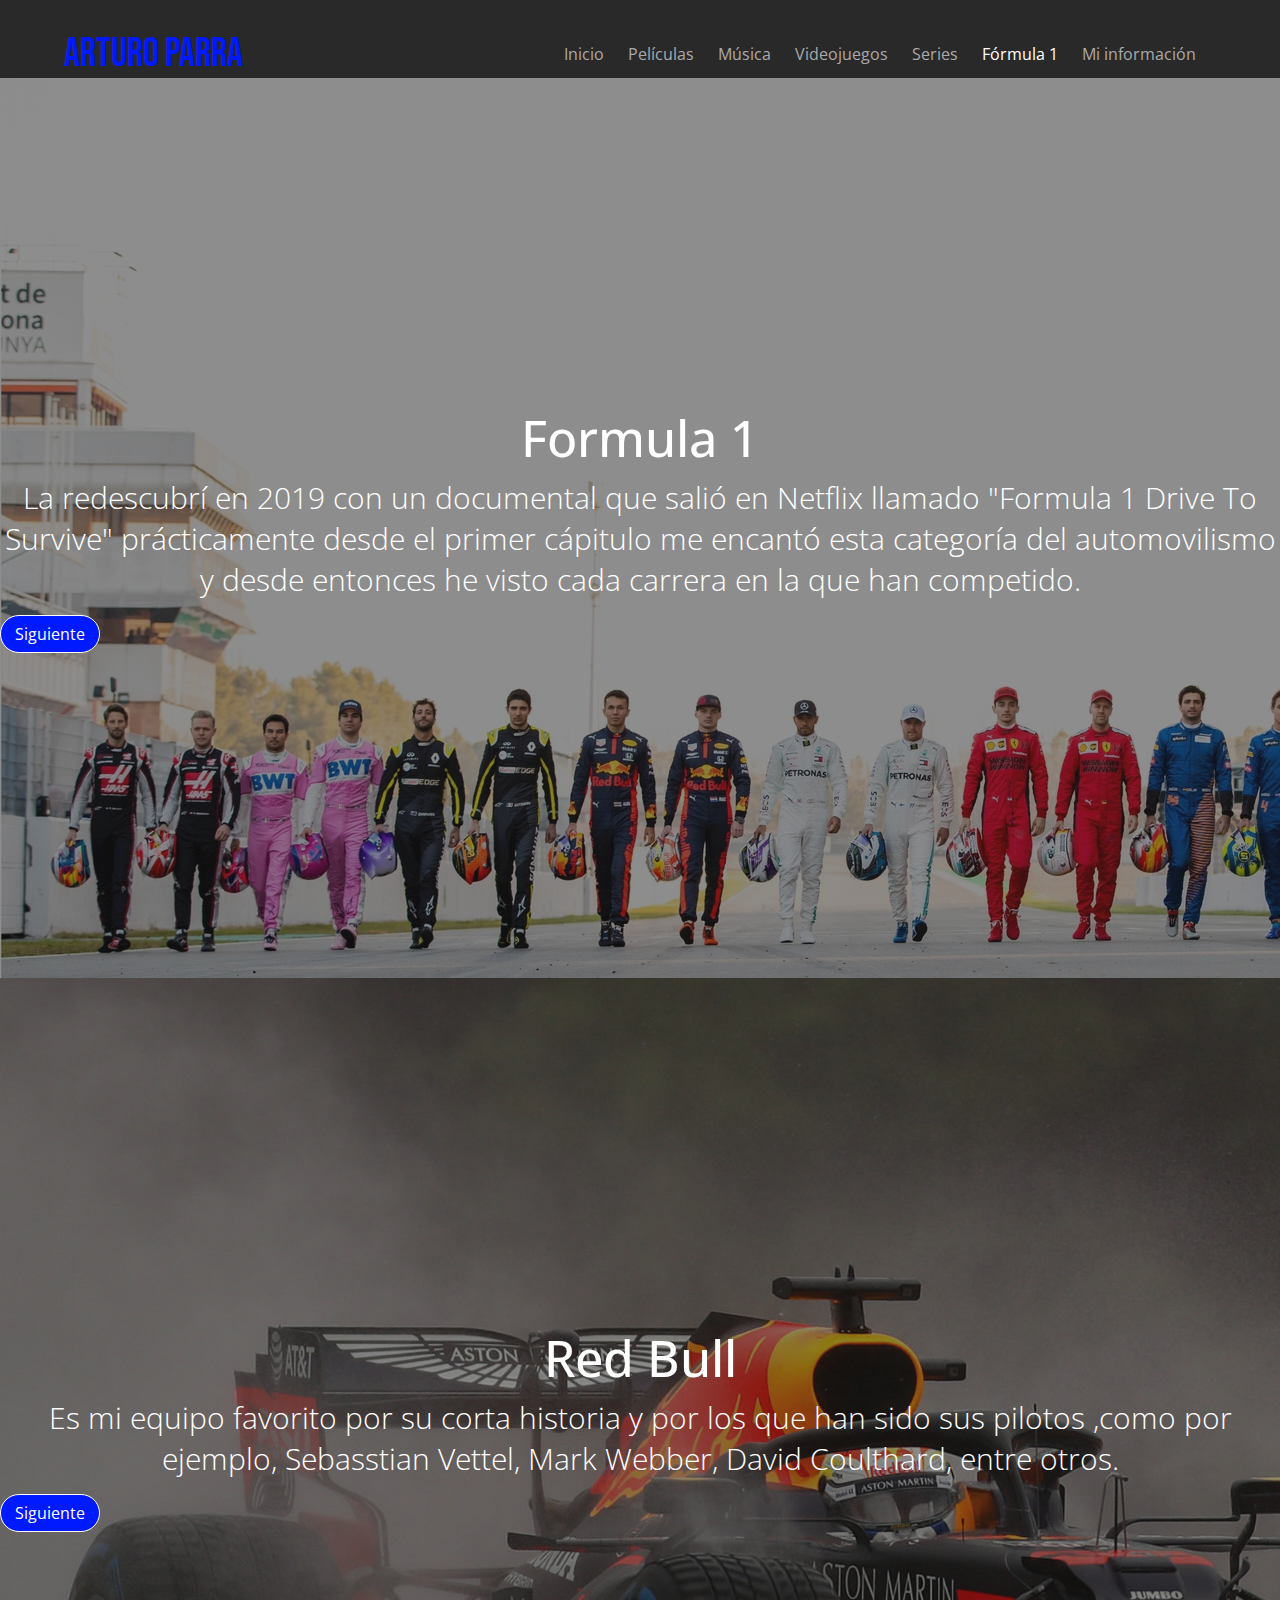
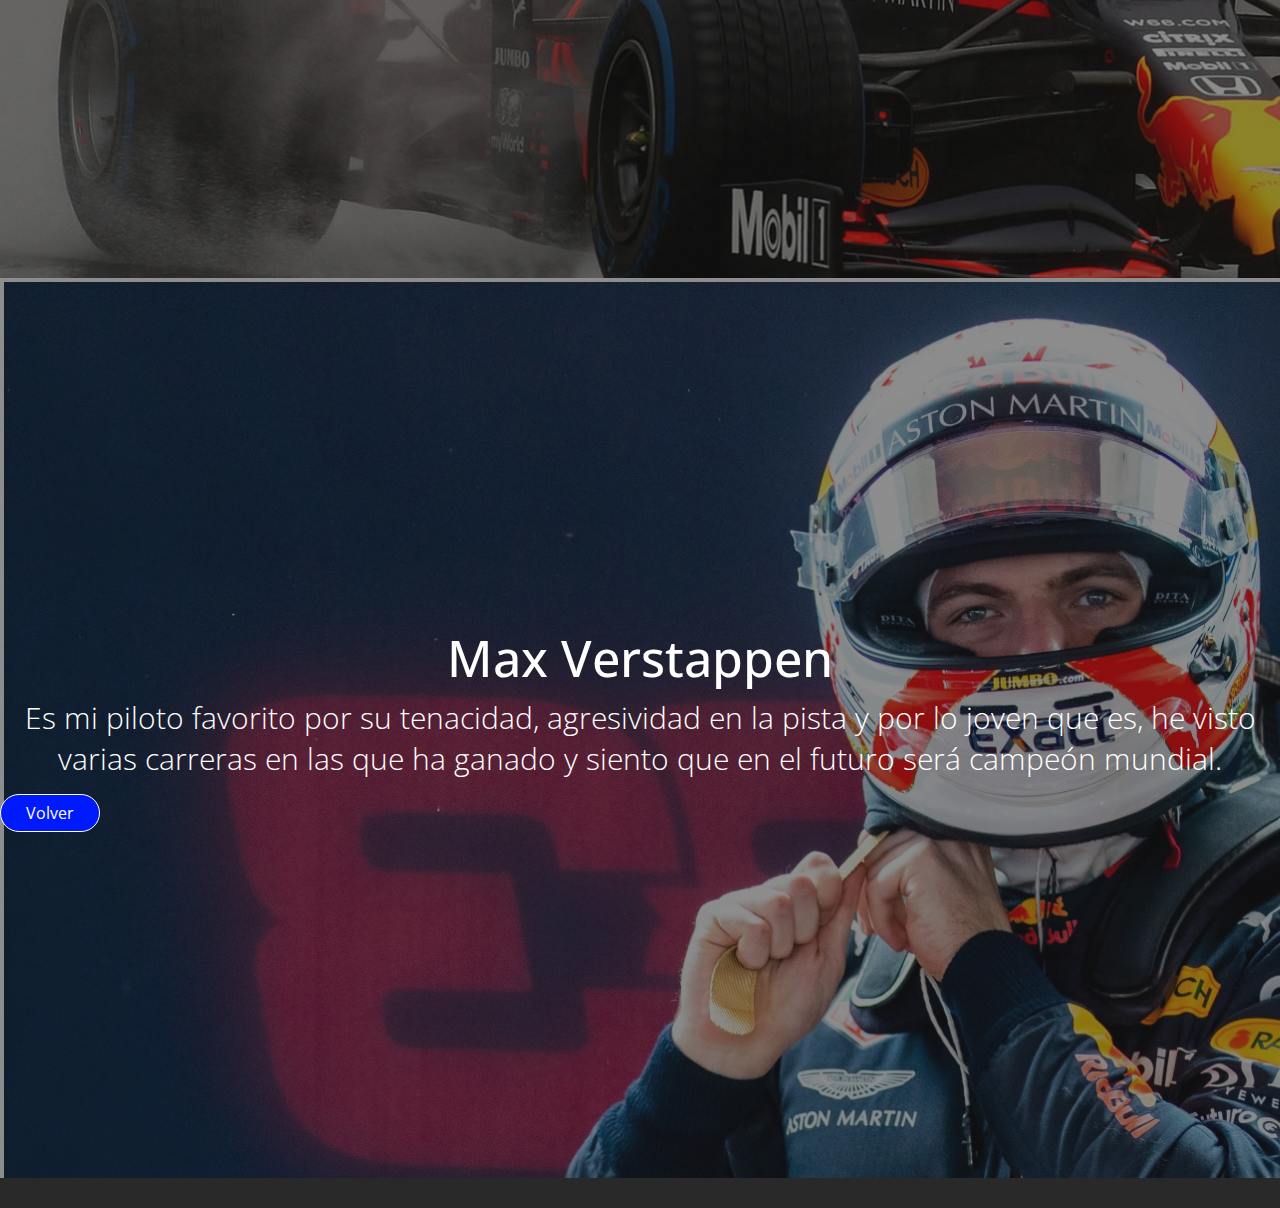
<file: Formula1.html>
<!DOCTYPE html>
<html lang="en">
<head>
    <meta charset="UTF-8">
    <meta name="viewport" content="width=device-width, initial-scale=1.0">
    <link rel="stylesheet" href="css/estilitos.css">
	<link href="https://fonts.googleapis.com/css2?family=Bebas+Neue&family=Open+Sans:wght@400;600&display=swap" rel="stylesheet"> 
    <title>Formula 1</title>
</head>
<body>
    <header id="Inicio">
        <div class="contenedor">
            <h2 class="logotipo">Arturo Parra</h2>
            <nav>
                <a href="index.html">Inicio</a>
                <a href="Peliculas.html">Películas</a>
                <a href="Musica.html">Música</a>
                <a href="Videojuegos.html">Videojuegos</a>
                <a href="Series.html">Series</a>
                <a href="#" class="activo">Fórmula 1</a>
                <a href="info.html">Mi información</a>
            </nav>
        </div>
        <section class="parallax" id="Section21">
            <div class="contenedor-texto">
                <h2>Formula 1</h2>
                <p>
                    La redescubrí en 2019 con un documental que salió en Netflix llamado "Formula 1 Drive To Survive" prácticamente desde el primer cápitulo me encantó esta categoría del automovilismo y desde entonces he visto cada carrera en la que han competido. 
                </p>
                <a href="#Section22">Siguiente</a>
            </div>
        </section>
        <section class="parallax" id="Section22">
            <div class="contenedor-texto">
                <h2>Red Bull</h2>
                <p>
                    Es mi equipo favorito por su corta historia y por los que han sido sus pilotos ,como por ejemplo, Sebasstian Vettel, Mark Webber, David Coulthard, entre otros. 
                </p>
                <a href="#Section23">Siguiente</a>
            </div>
        </section>
        <section class="parallax" id="Section23">
            <div class="contenedor-texto">
                <h2>Max Verstappen</h2>
                <p>
                    Es mi piloto favorito por su tenacidad, agresividad en la pista y por lo joven que es, he visto varias carreras en las que ha ganado y siento que en el futuro será campeón mundial.
                </p>
                <a href="#Inicio">Volver</a>
            </div>
        </section>
    </header>
</body>
</html>
</file>
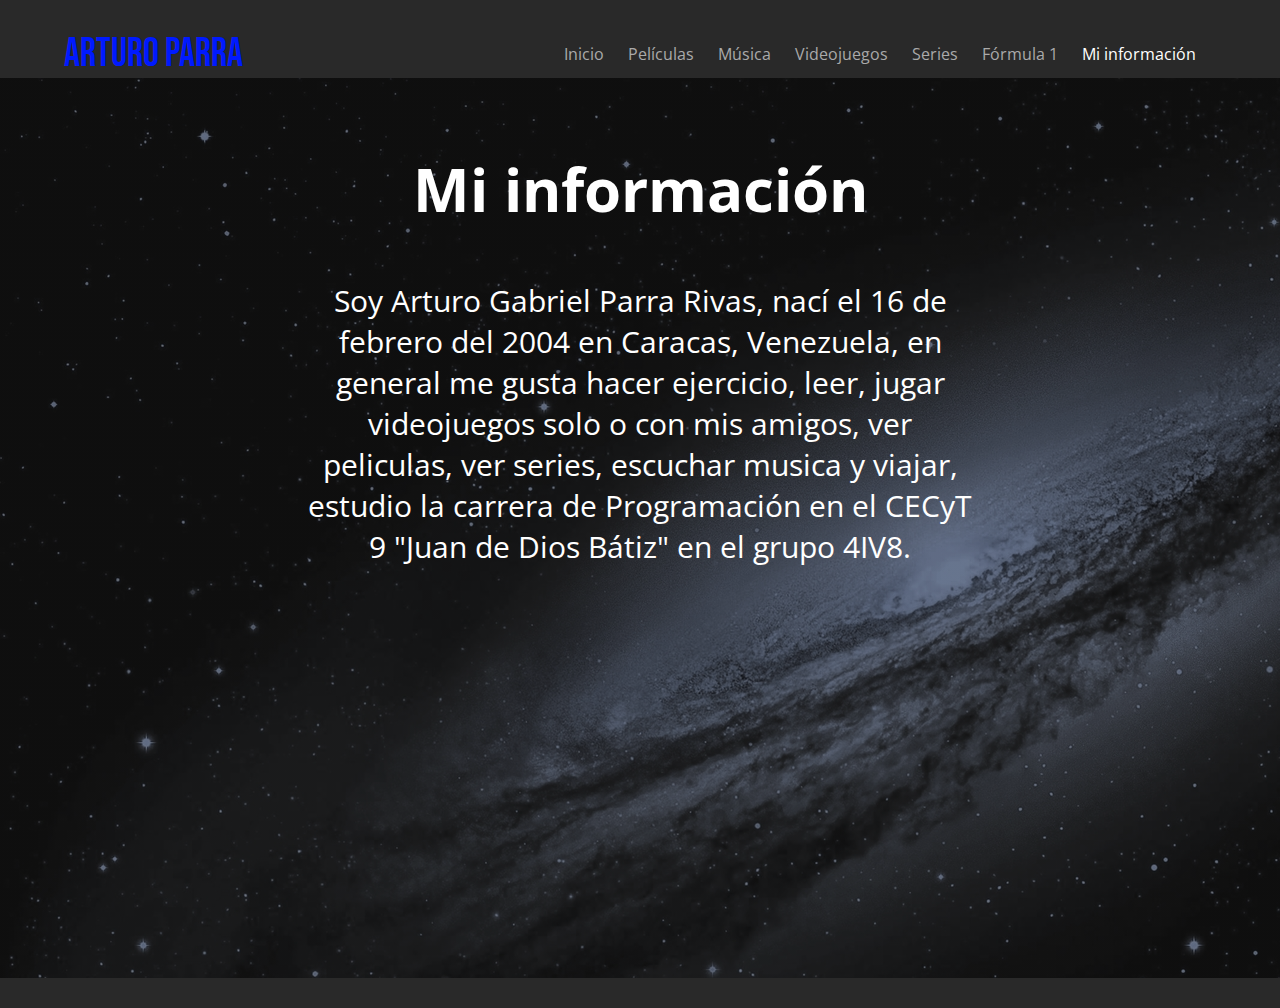
<file: info.html>
<!DOCTYPE html>
<html lang="en">
<head>
    <meta charset="UTF-8">
    <meta name="viewport" content="width=device-width, initial-scale=1.0">
    <link rel="stylesheet" href="css/estilitos.css">
	<link href="https://fonts.googleapis.com/css2?family=Bebas+Neue&family=Open+Sans:wght@400;600&display=swap" rel="stylesheet"> 
    <title>Mi información</title>
</head>
<body>
    <header>
		<div class="contenedor">
			<h2 class="logotipo">Arturo Parra</h2>
			<nav>
				<a href="index.html">Inicio</a>
				<a href="Peliculas.html">Películas</a>
				<a href="Musica.html">Música</a>
				<a href="Videojuegos.html">Videojuegos</a>
				<a href="Series.html">Series</a>
				<a href="Formula1.html">Fórmula 1</a>
				<a href="#" class="activo">Mi información</a>
			</nav>
		</div>
        <article id="Div1">
            <h1>Mi información</h1>
            <p>
                Soy Arturo Gabriel Parra Rivas, nací el 16 de febrero del 2004 en Caracas, Venezuela, en general me gusta hacer ejercicio, leer, jugar videojuegos solo o con mis amigos, ver peliculas, ver series, escuchar musica y viajar, estudio la carrera de Programación en el CECyT 9 "Juan de Dios Bátiz" en el grupo 4IV8.
            </p>
        </article>
	</header>
</body>
</html>
</file>
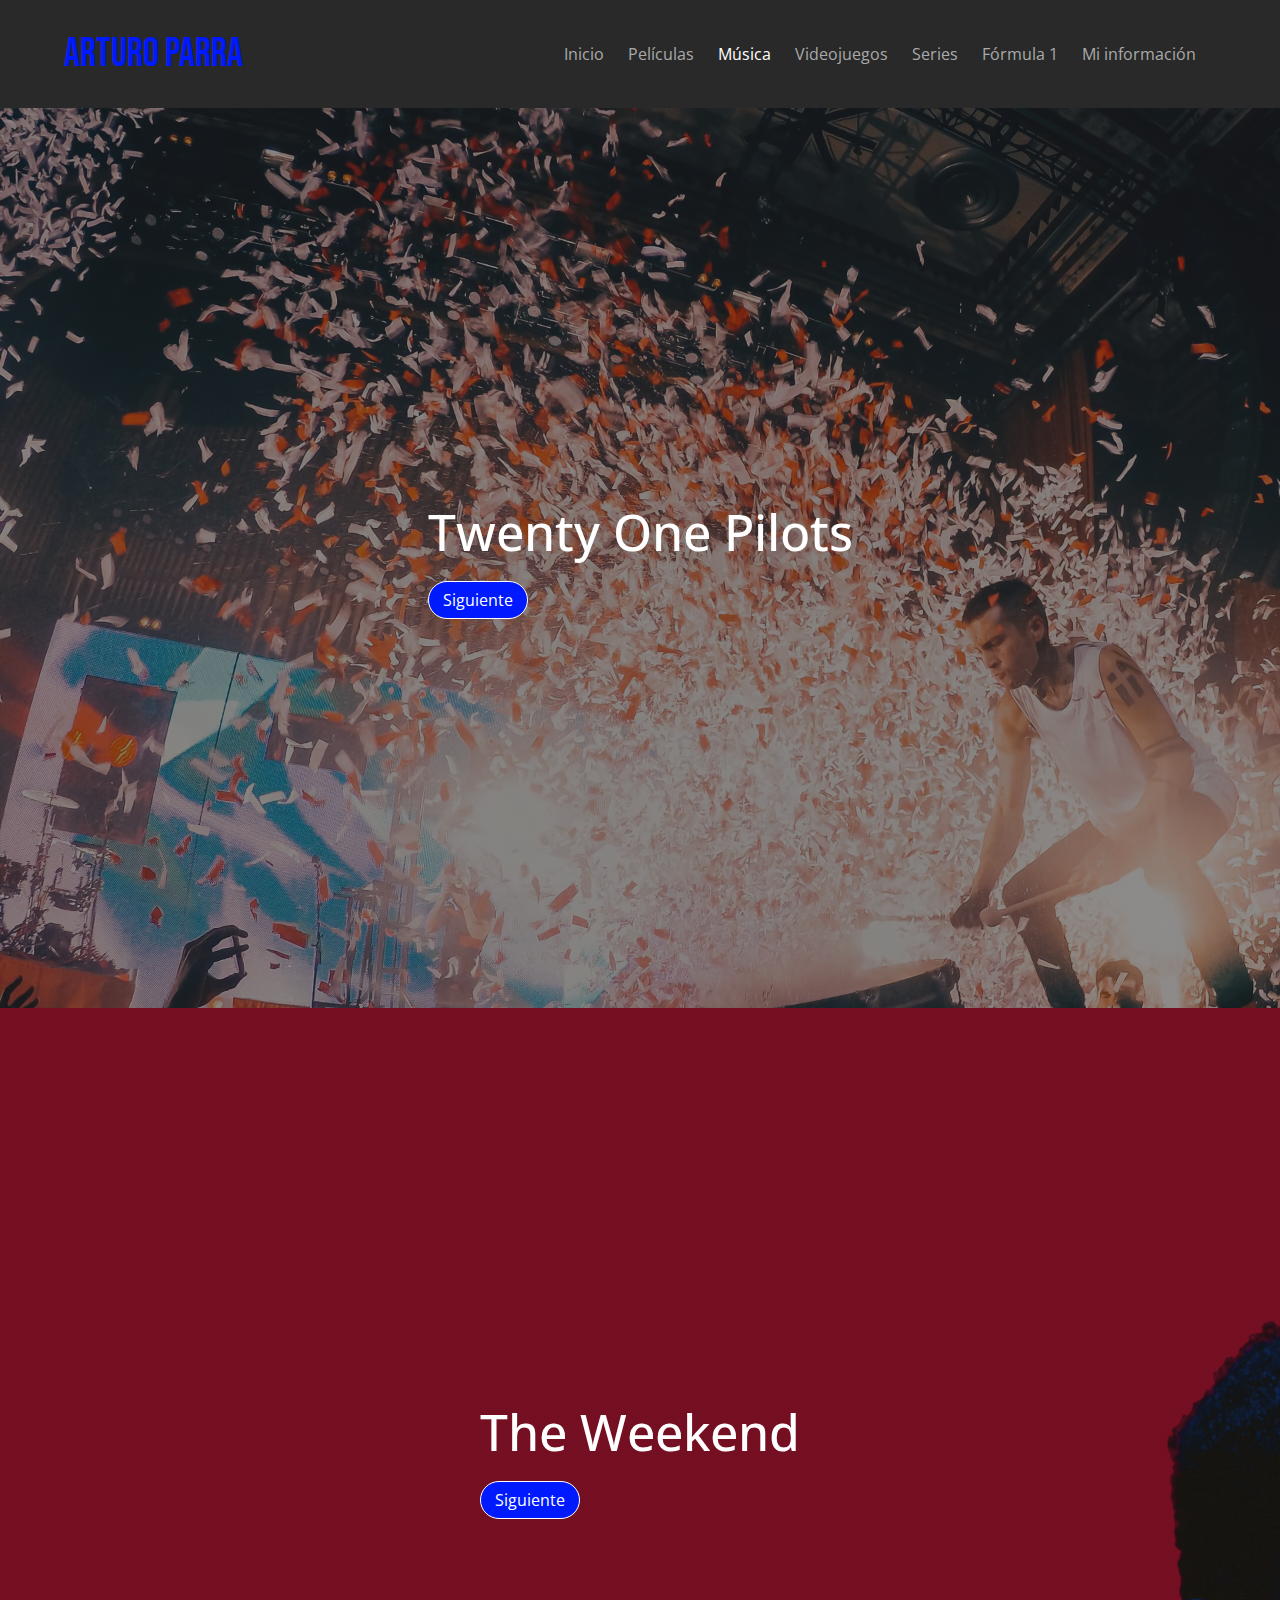
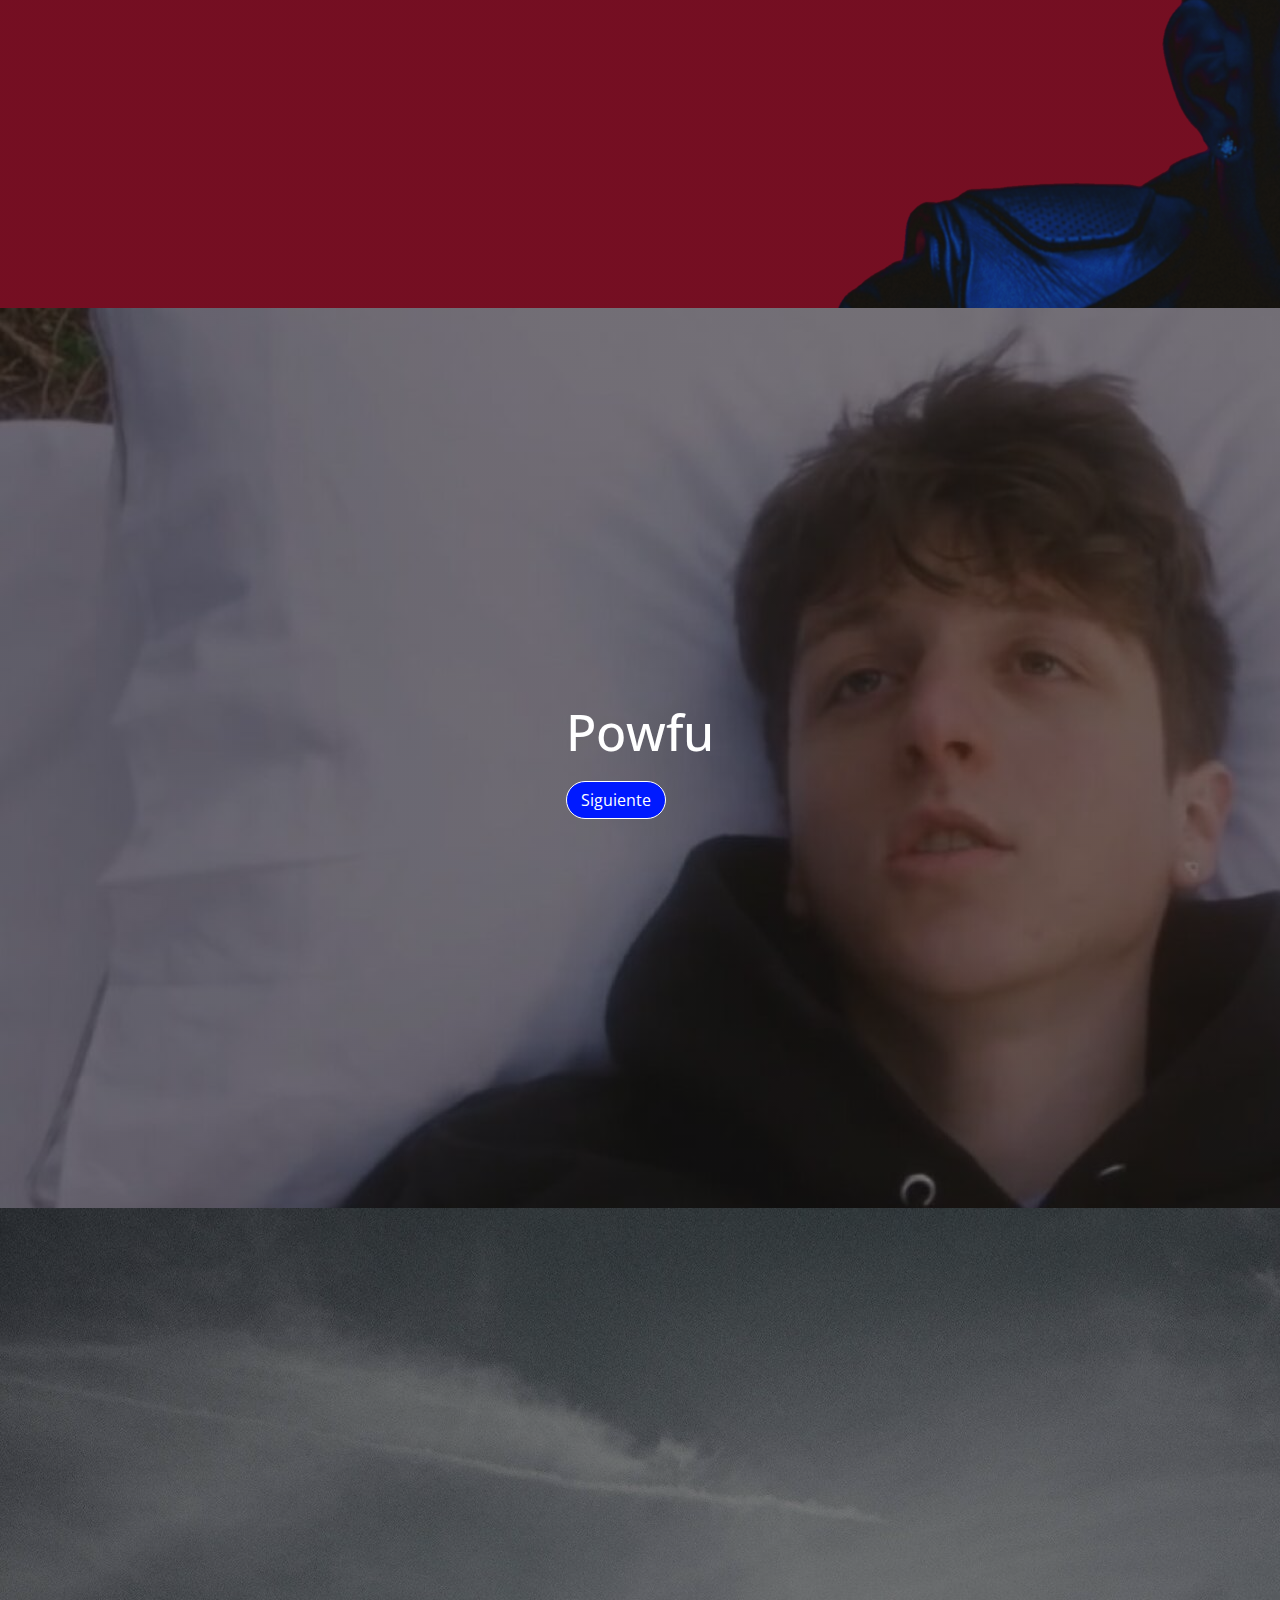
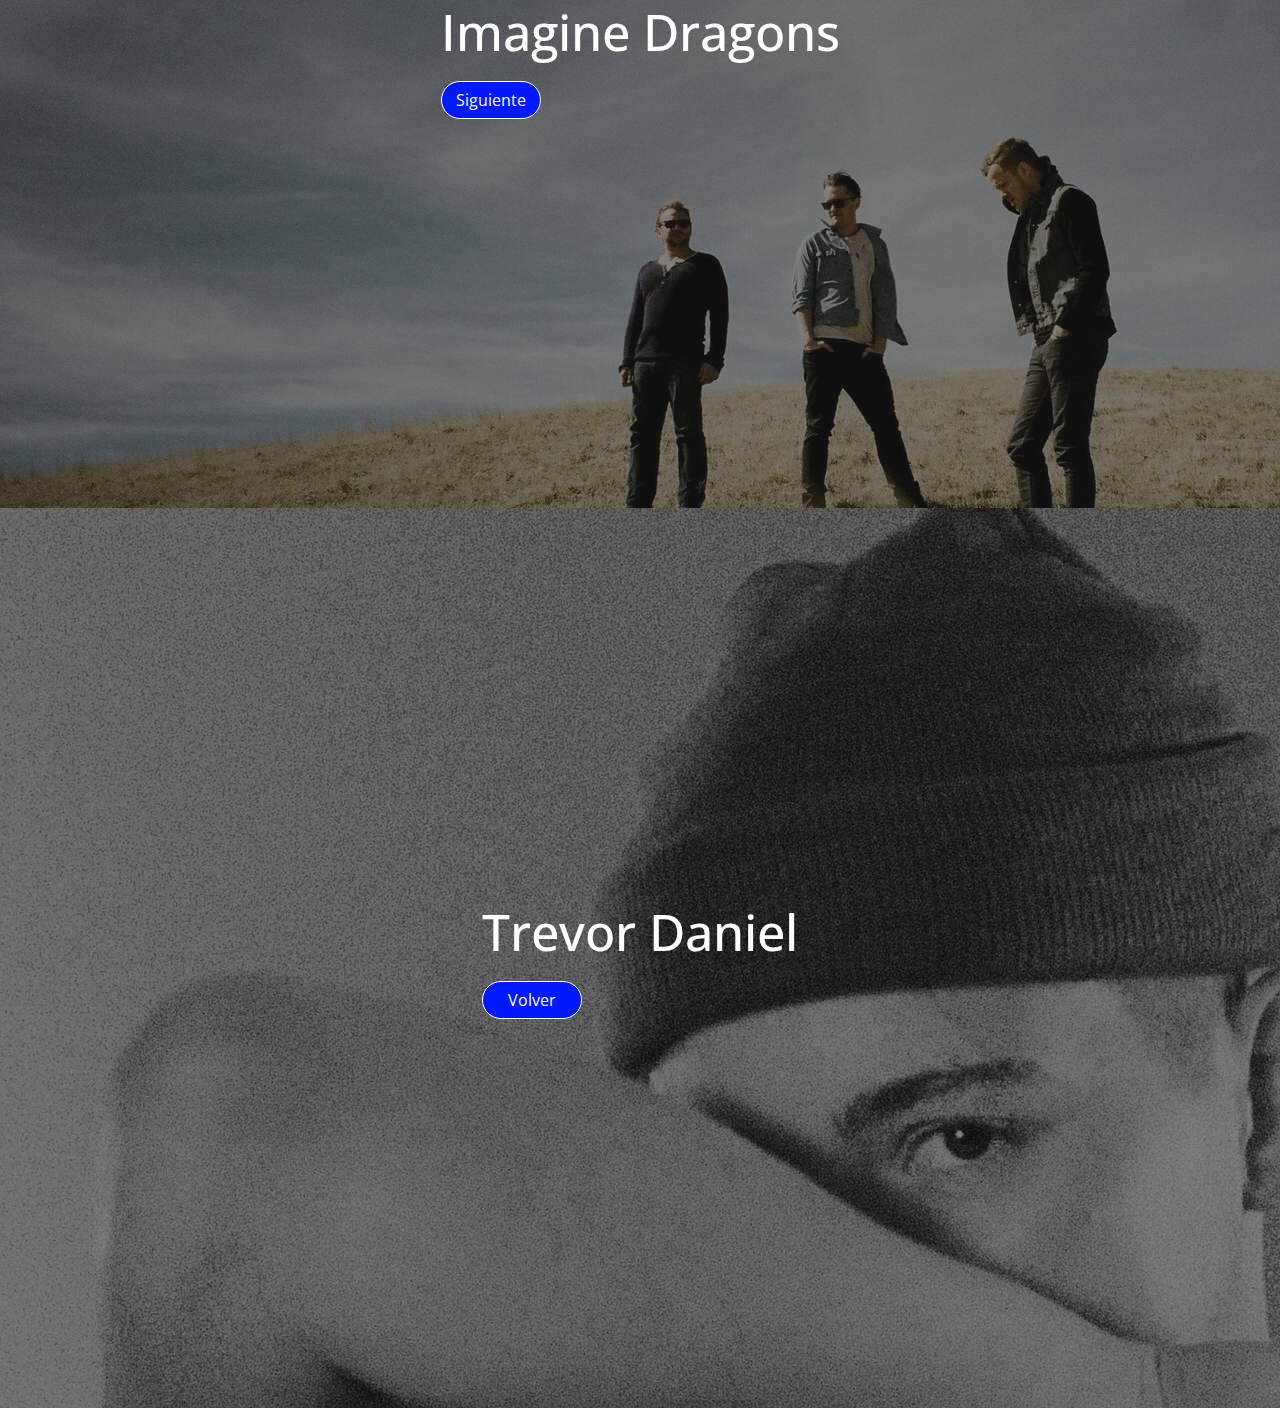
<file: Musica.html>
<!DOCTYPE html>
<html lang="en">
<head>
    <meta charset="UTF-8">
    <meta name="viewport" content="width=device-width, initial-scale=1.0">
    <link rel="stylesheet" href="css/estilitos.css">
	<link href="https://fonts.googleapis.com/css2?family=Bebas+Neue&family=Open+Sans:wght@400;600&display=swap" rel="stylesheet"> 
    <title>Música</title>
</head>
<body>
    <header id="Inicio">
        <div class="contenedor">
            <h2 class="logotipo">Arturo Parra</h2>
            <nav>
                <a href="index.html">Inicio</a>
                <a href="Peliculas.html">Películas</a>
                <a href="#" class="activo">Música</a>
                <a href="Videojuegos.html">Videojuegos</a>
                <a href="Series.html">Series</a>
                <a href="Formula1.html">Fórmula 1</a>
                <a href="info.html">Mi información</a>
            </nav>
        </div>
    </header>

    <section class="parallax" id="Section6">
        <div class="contenedor-texto">
            <h2>Twenty One Pilots</h2>
            <p>

            </p>
            <a href="#Section7">Siguiente</a>
        </div>
    </section>
    <section class="parallax" id="Section7">
        <div class="contenedor-texto">
            <h2>The Weekend</h2>
            <p>

            </p>
            <a href="#Section8">Siguiente</a>
        </div>
    </section>
    <section class="parallax" id="Section8">
        <div class="contenedor-texto">
            <h2>Powfu</h2>
            <p>

            </p>
            <a href="#Section9">Siguiente</a>
        </div>
    </section>
    <section class="parallax" id="Section9">
        <div class="contenedor-texto">
            <h2>Imagine Dragons</h2>
            <p>

            </p>
            <a href="#Section10">Siguiente</a>
        </div>
    </section>
    <section class="parallax" id="Section10">
        <div class="contenedor-texto">
        <h2>Trevor Daniel</h2>
        <p>

        </p>
            <a href="#Inicio">Volver</a>
        </div>
    </section>
    
</body>
</html>
</file>
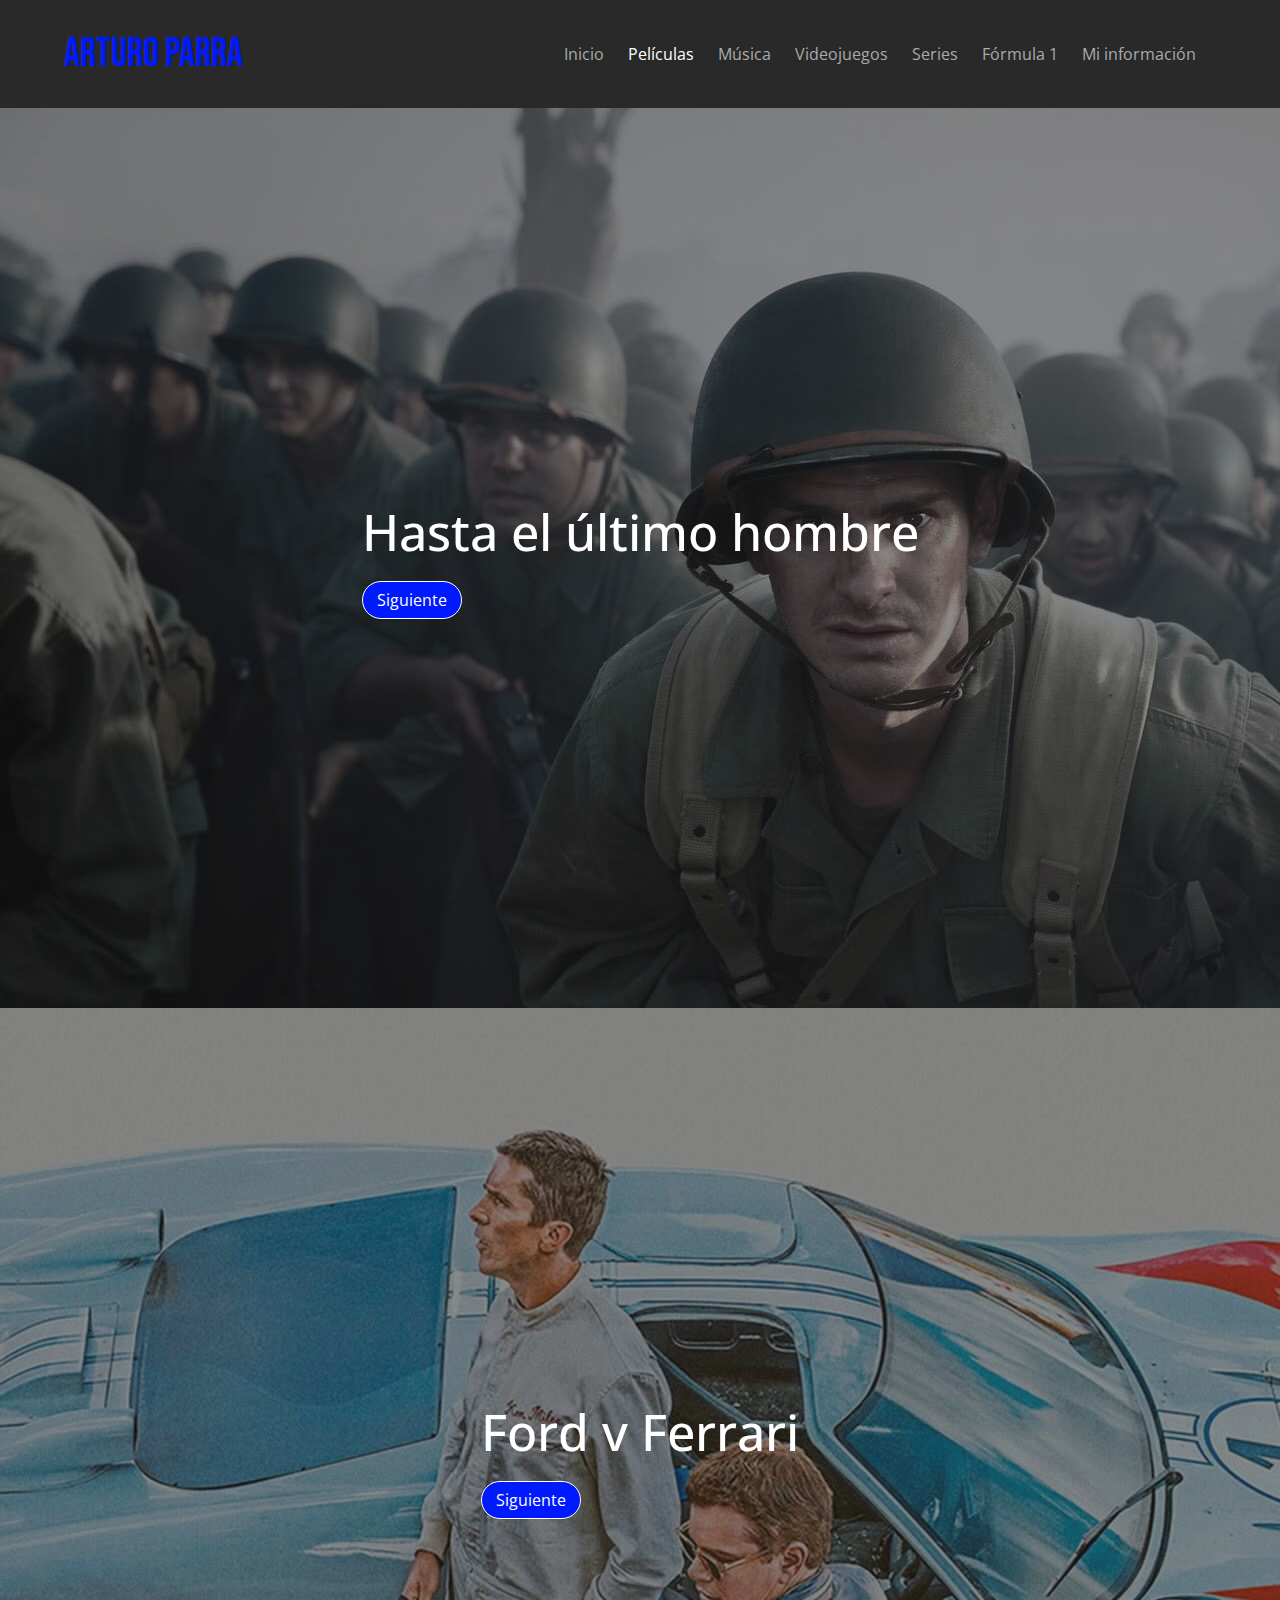
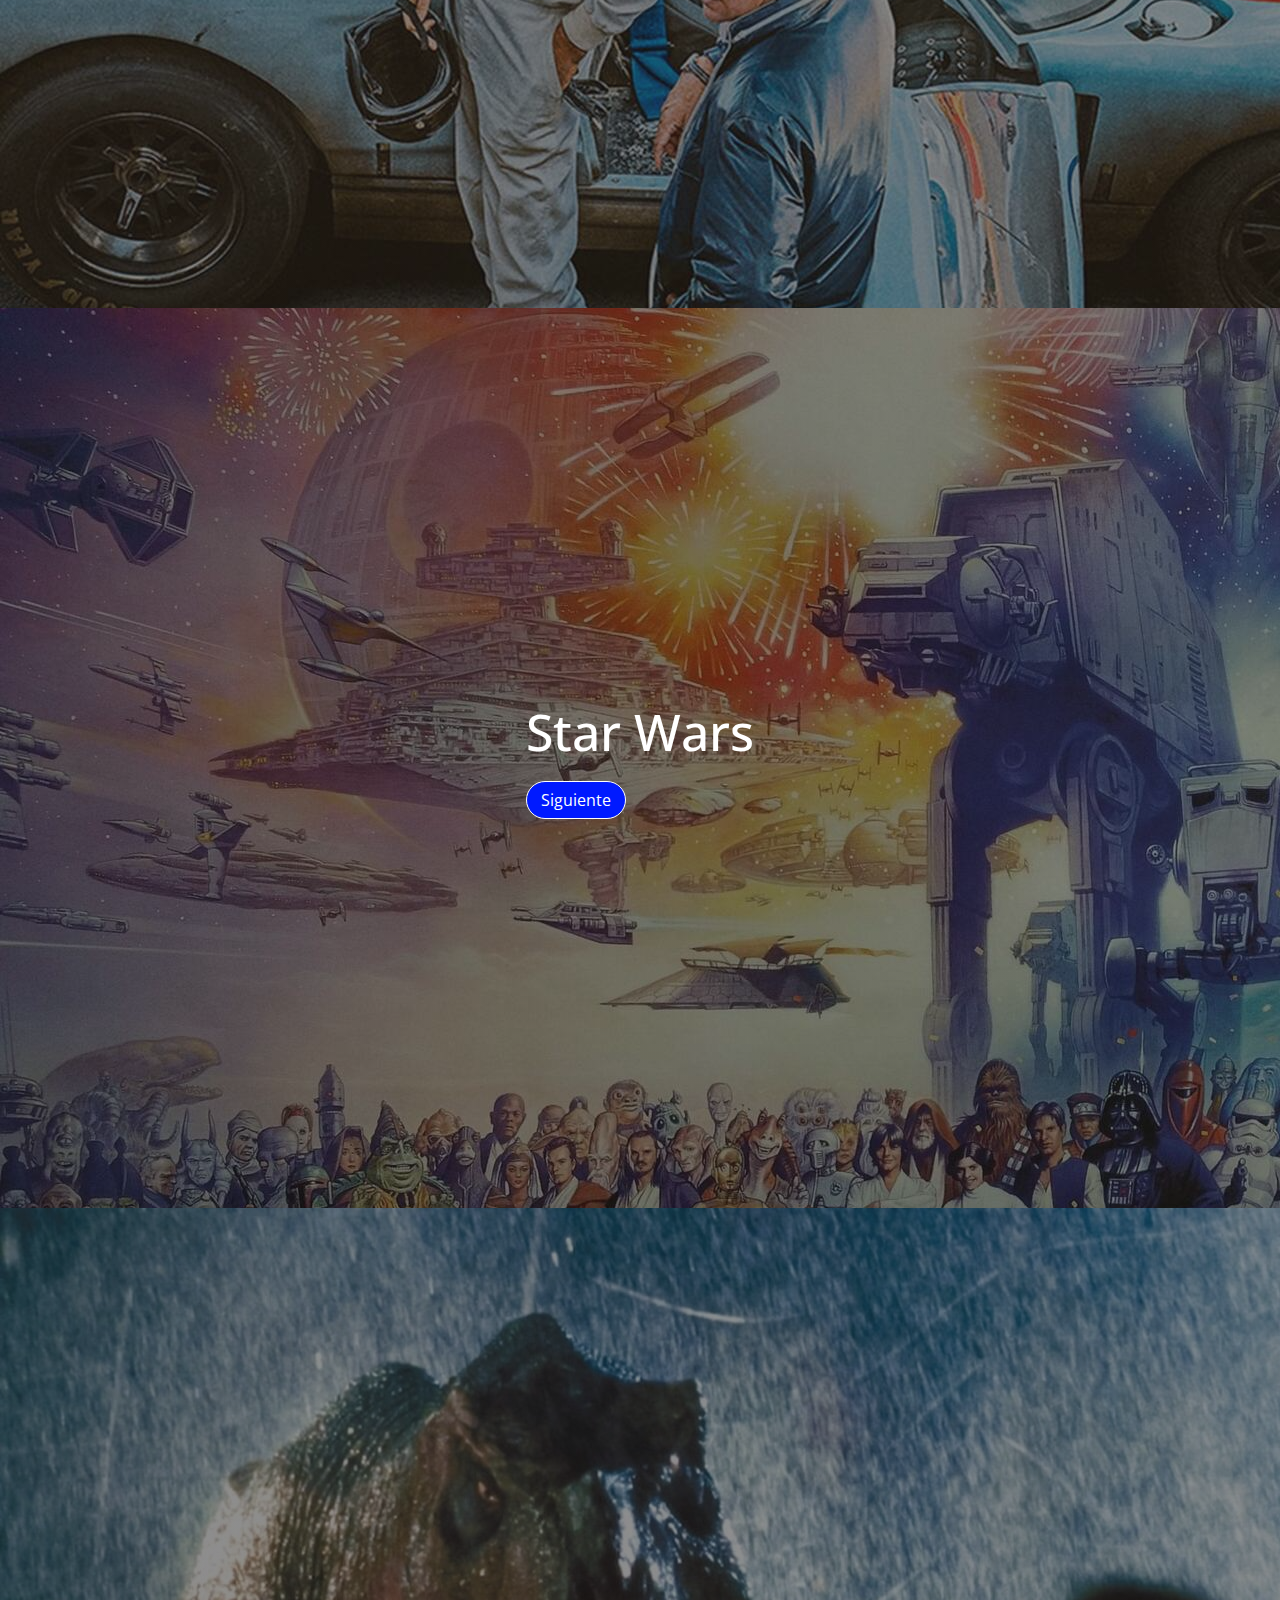
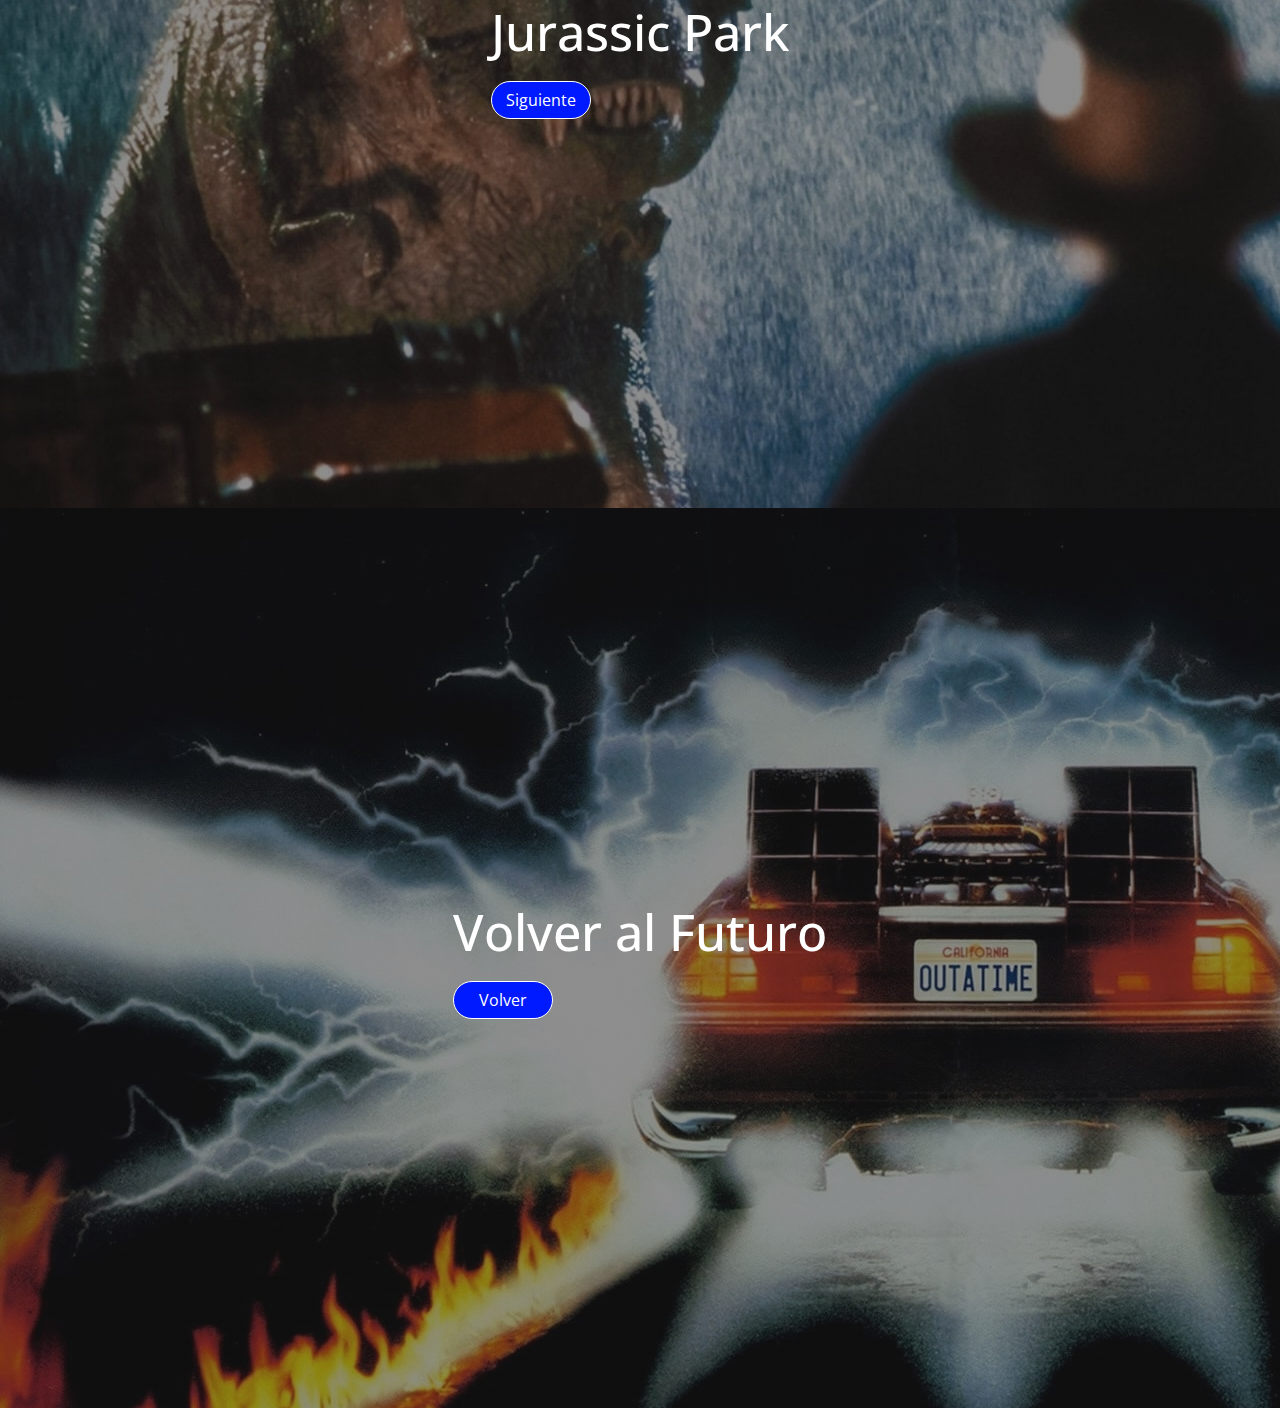
<file: Peliculas.html>
<!DOCTYPE html>
<html lang="en">
<head>
    <meta charset="UTF-8">
    <meta name="viewport" content="width=device-width, initial-scale=1.0">
    <link rel="stylesheet" href="css/estilitos.css">
	<link href="https://fonts.googleapis.com/css2?family=Bebas+Neue&family=Open+Sans:wght@400;600&display=swap" rel="stylesheet"> 
    <title>Peliculas</title>
</head>
<body>
    <header id="Inicio">
        <div class="contenedor">
            <h2 class="logotipo">Arturo Parra</h2>
            <nav>
                <a href="index.html">Inicio</a>
                <a href="#" class="activo">Películas</a>
                <a href="Musica.html">Música</a>
                <a href="Videojuegos.html">Videojuegos</a>
                <a href="Series.html">Series</a>
                <a href="Formula1.html">Fórmula 1</a>
                <a href="info.html">Mi información</a>
            </nav>
        </div>
    </header>

    <section class="parallax" id="Section1">
        <div class="contenedor-texto">
            <h2>Hasta el último hombre</h2>
            <p>
                
            </p>
            <a href="#Section2">Siguiente</a>
        </div>
    </section>
    <section class="parallax" id="Section2">
        <div class="contenedor-texto">
            <h2>Ford v Ferrari</h2>
            <p>

            </p>
            <a href="#Section3">Siguiente</a>
        </div>
    </section>
    <section class="parallax" id="Section3">
        <div class="contenedor-texto">
            <h2>Star Wars</h2>
            <p>

            </p>
            <a href="#Section4">Siguiente</a>
        </div>
    </section>
    <section class="parallax" id="Section4">
        <div class="contenedor-texto">
            <h2>Jurassic Park</h2>
            <p>

            </p>
            <a href="#Section5">Siguiente</a>
        </div>
    </section>
    <section class="parallax" id="Section5">
        <div class="contenedor-texto">
        <h2>Volver al Futuro</h2>
        <p>

        </p>
            <a href="#Inicio">Volver</a>
        </div>
    </section>
    
</body>
</html>
</file>
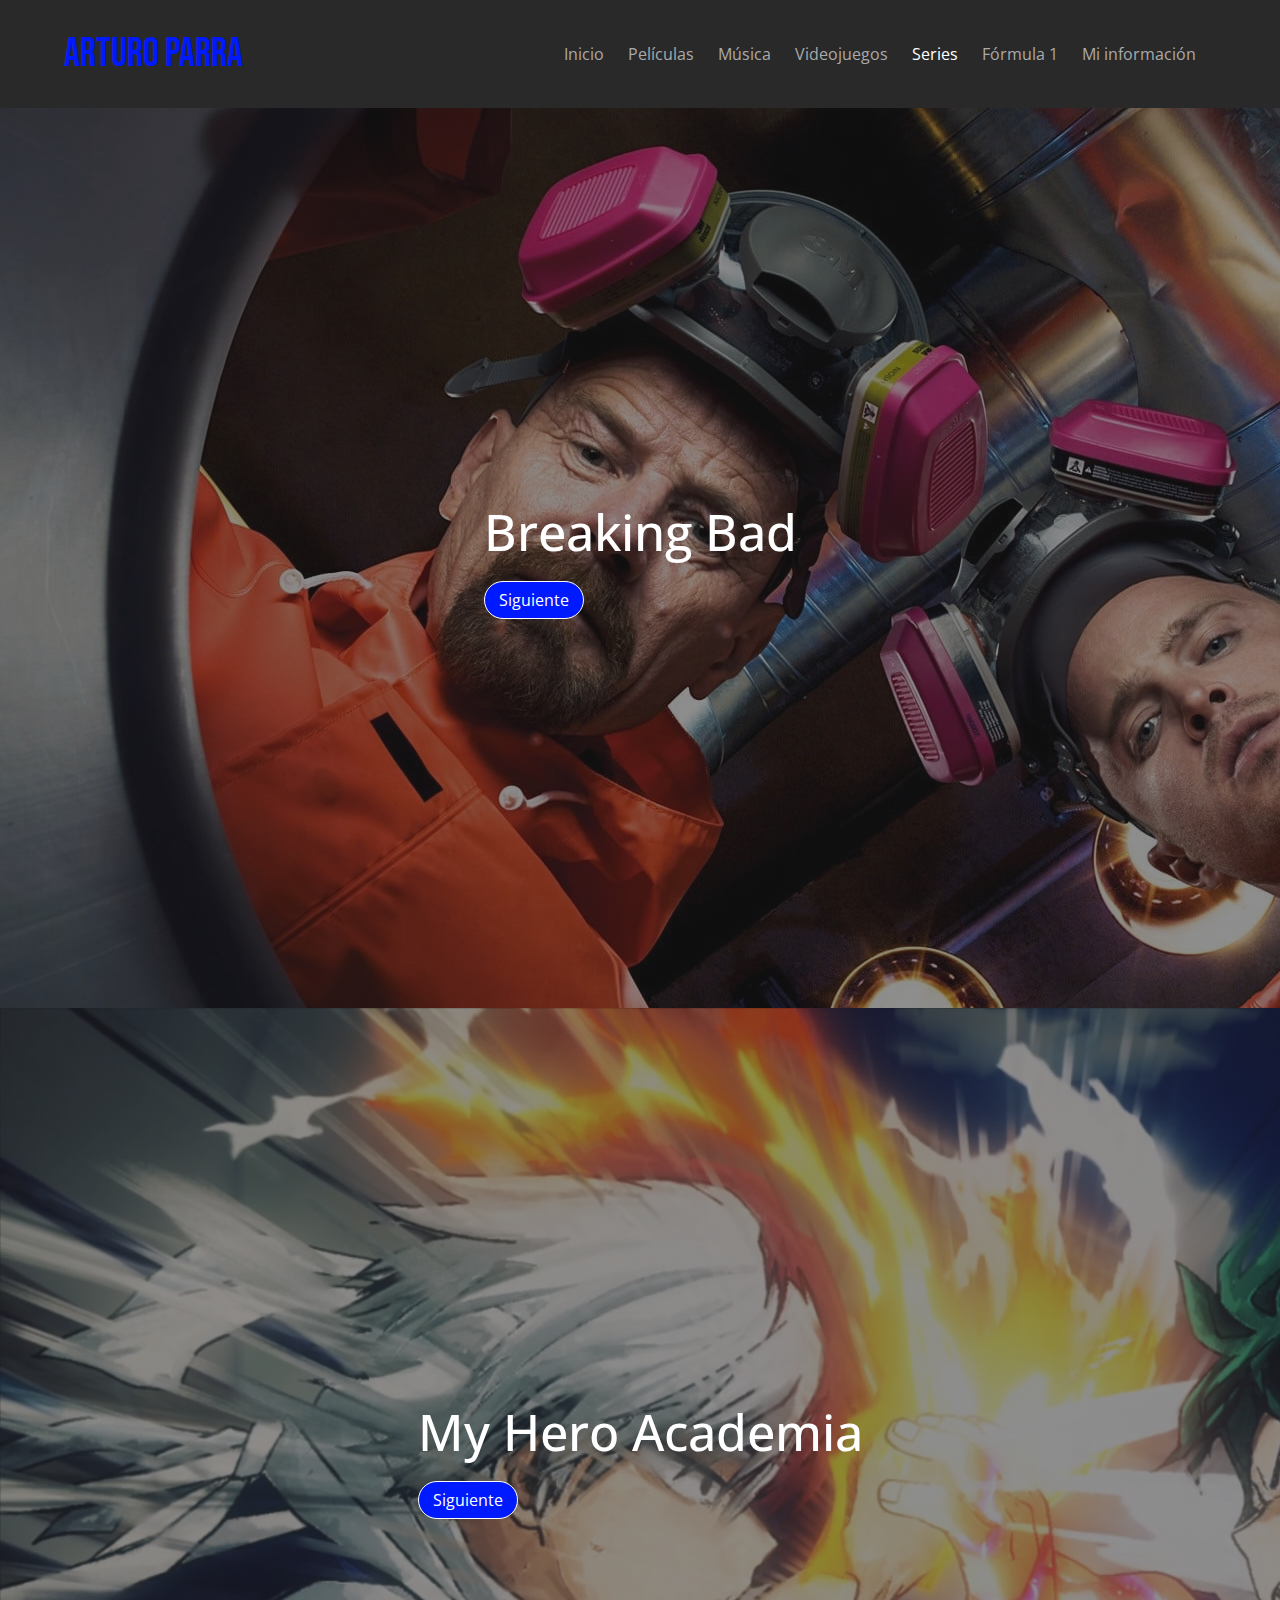
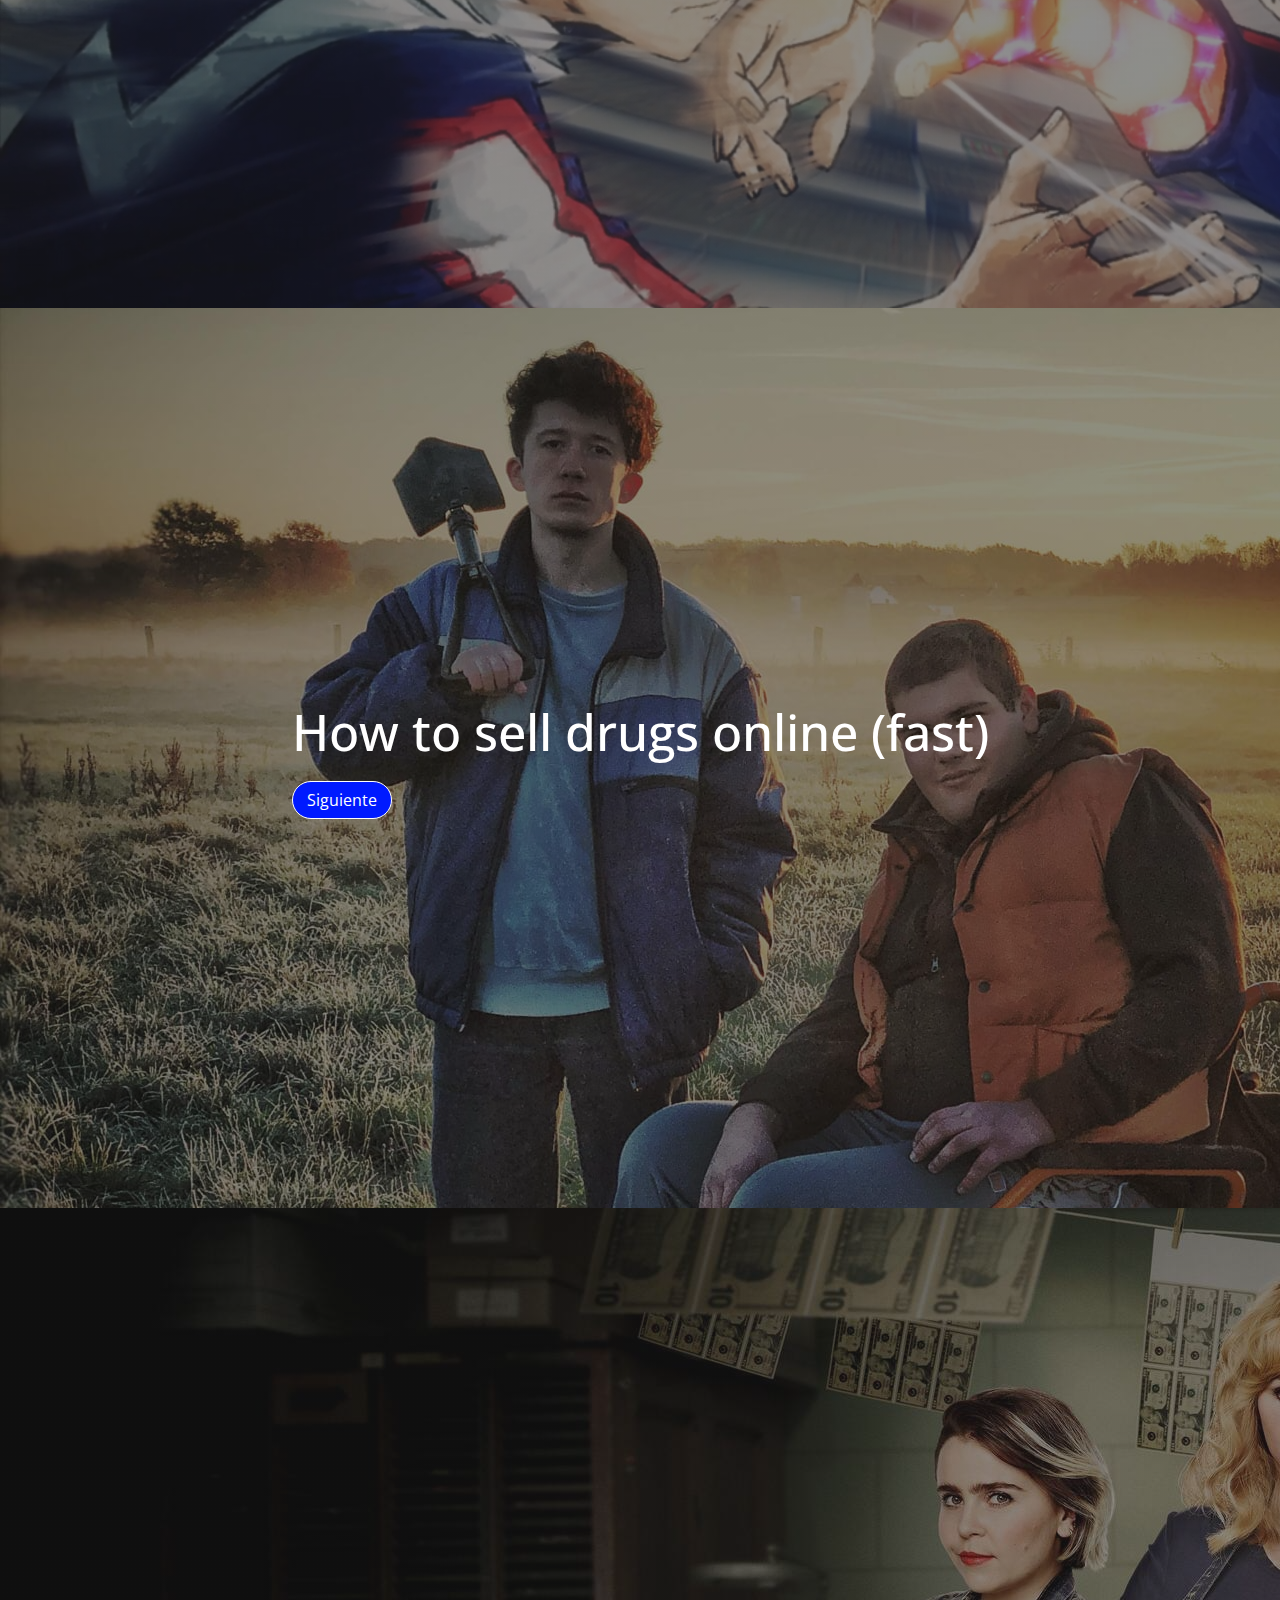
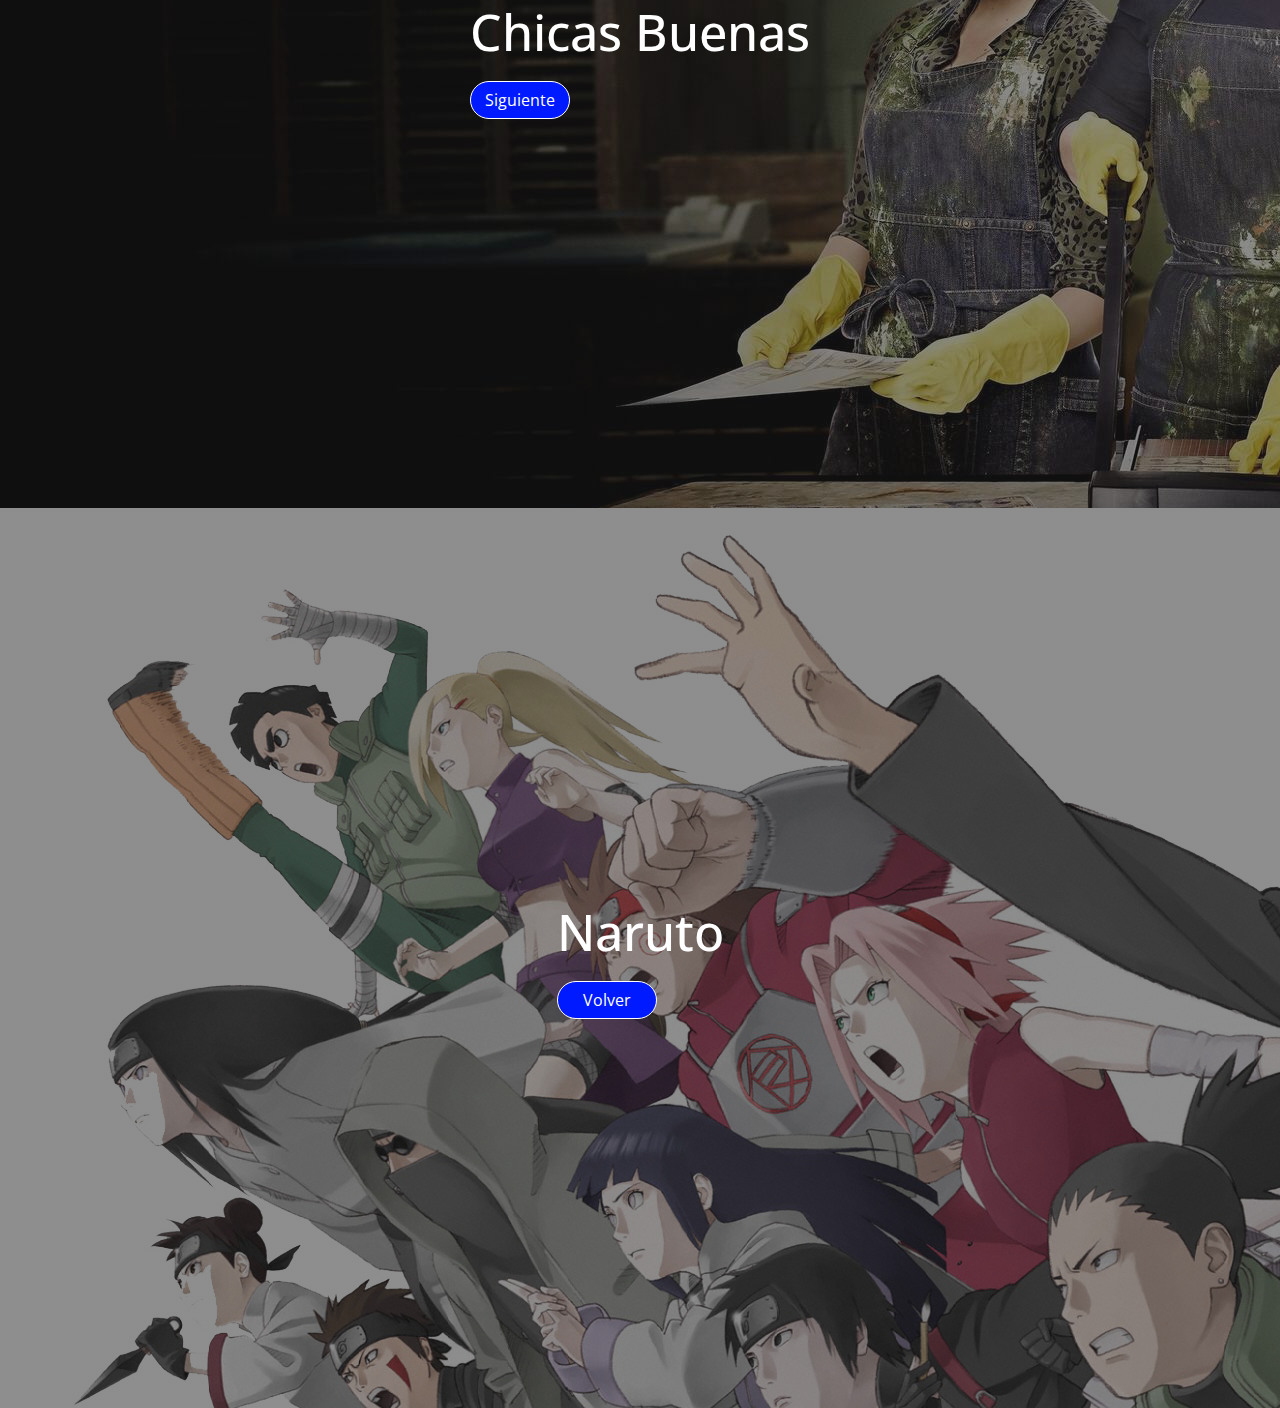
<file: Series.html>
<!DOCTYPE html>
<html lang="en">
<head>
    <meta charset="UTF-8">
    <meta name="viewport" content="width=device-width, initial-scale=1.0">
    <link rel="stylesheet" href="css/estilitos.css">
	<link href="https://fonts.googleapis.com/css2?family=Bebas+Neue&family=Open+Sans:wght@400;600&display=swap" rel="stylesheet"> 
    <title>Series</title>
</head>
<body>
    <header id="Inicio">
        <div class="contenedor">
            <h2 class="logotipo">Arturo Parra</h2>
            <nav>
                <a href="index.html">Inicio</a>
                <a href="Peliculas.html">Películas</a>
                <a href="Musica.html">Música</a>
                <a href="Videojuegos.html">Videojuegos</a>
                <a href="#" class="activo">Series</a>
                <a href="Formula1.html">Fórmula 1</a>
                <a href="info.html">Mi información</a>
            </nav>
        </div>
    </header>

    <section class="parallax" id="Section16">
        <div class="contenedor-texto">
            <h2>Breaking Bad</h2>
            <p>

            </p>
            <a href="#Section17">Siguiente</a>
        </div>
    </section>
    <section class="parallax" id="Section17">
        <div class="contenedor-texto">
            <h2>My Hero Academia</h2>
            <p>

            </p>
            <a href="#Section18">Siguiente</a>
        </div>
    </section>
    <section class="parallax" id="Section18">
        <div class="contenedor-texto">
            <h2>How to sell drugs online (fast)</h2>
            <p>

            </p>
            <a href="#Section19">Siguiente</a>
        </div>
    </section>
    <section class="parallax" id="Section19">
        <div class="contenedor-texto">
            <h2>Chicas Buenas</h2>
            <p>

            </p>
            <a href="#Section20">Siguiente</a>
        </div>
    </section>
    <section class="parallax" id="Section20">
        <div class="contenedor-texto">
        <h2>Naruto</h2>
        <p>

        </p>
            <a href="#Inicio">Volver</a>
        </div>
    </section>
    
</body>
</html>
</file>
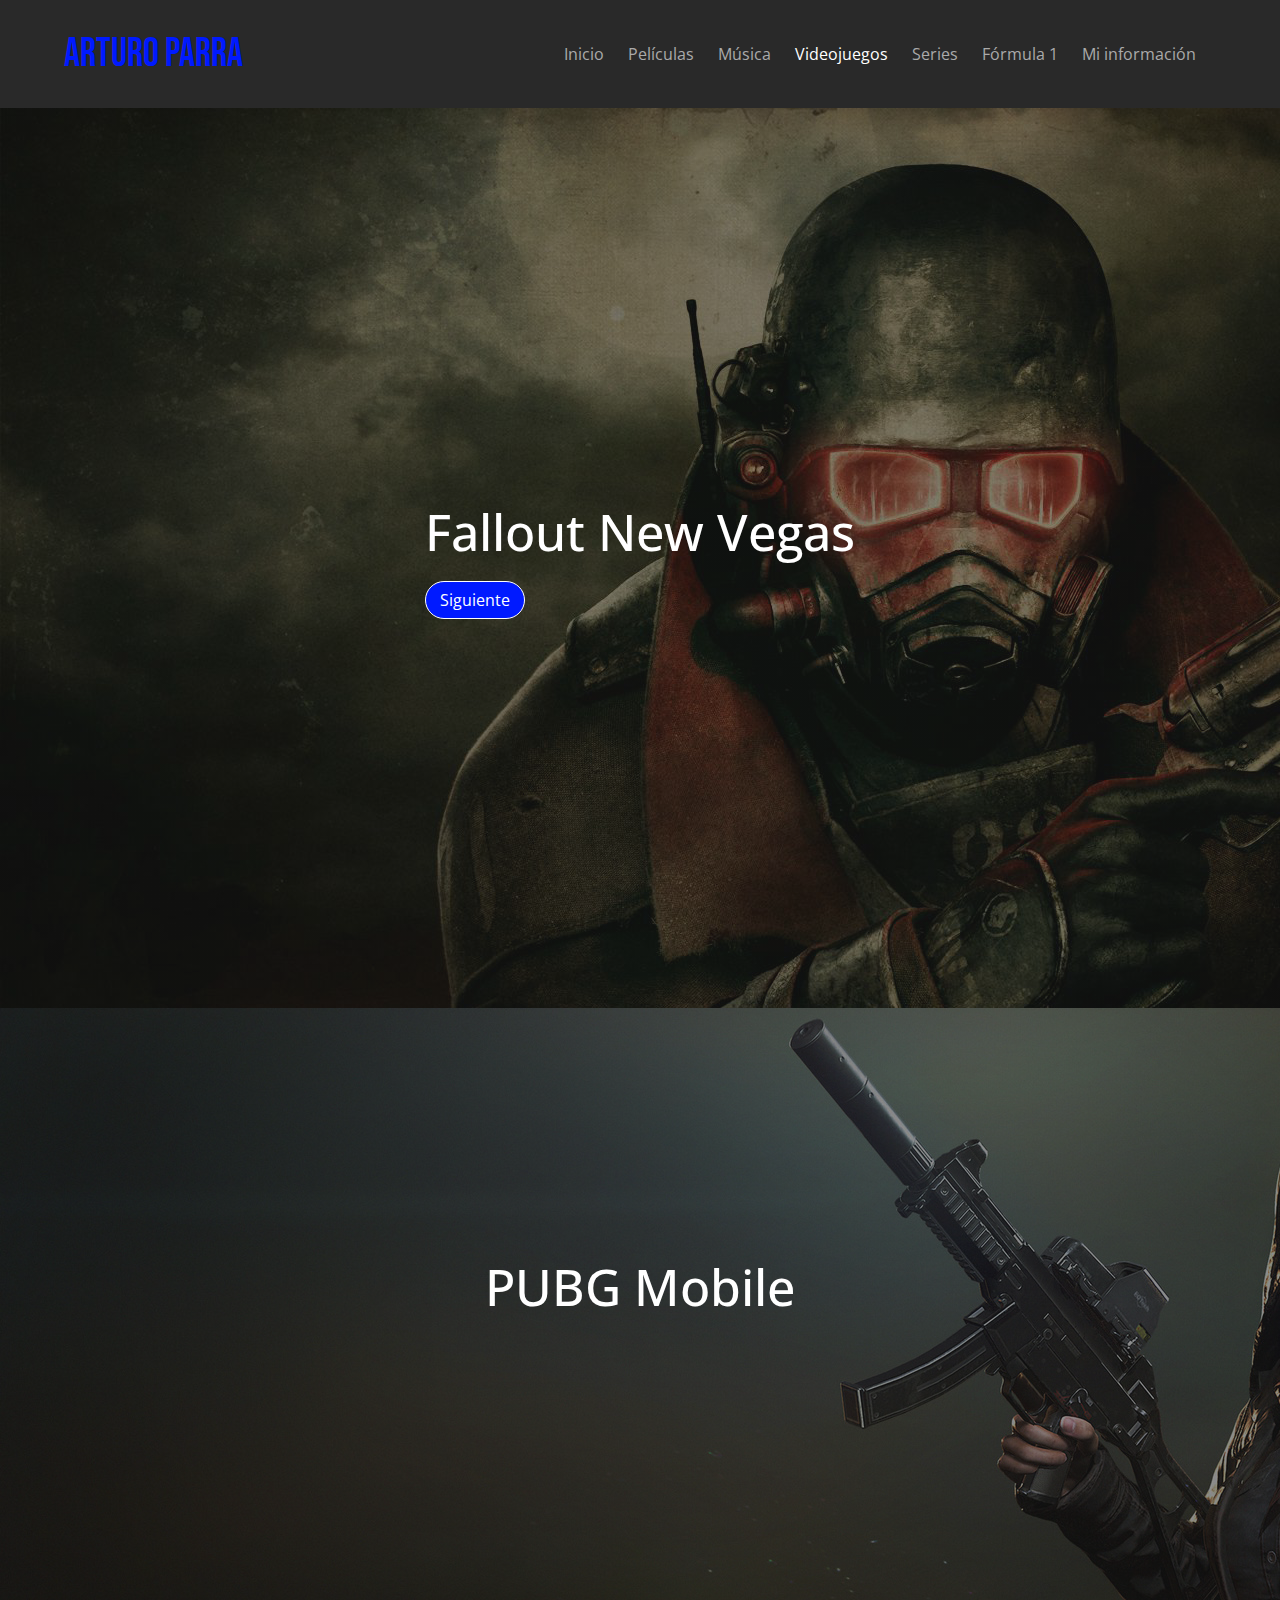
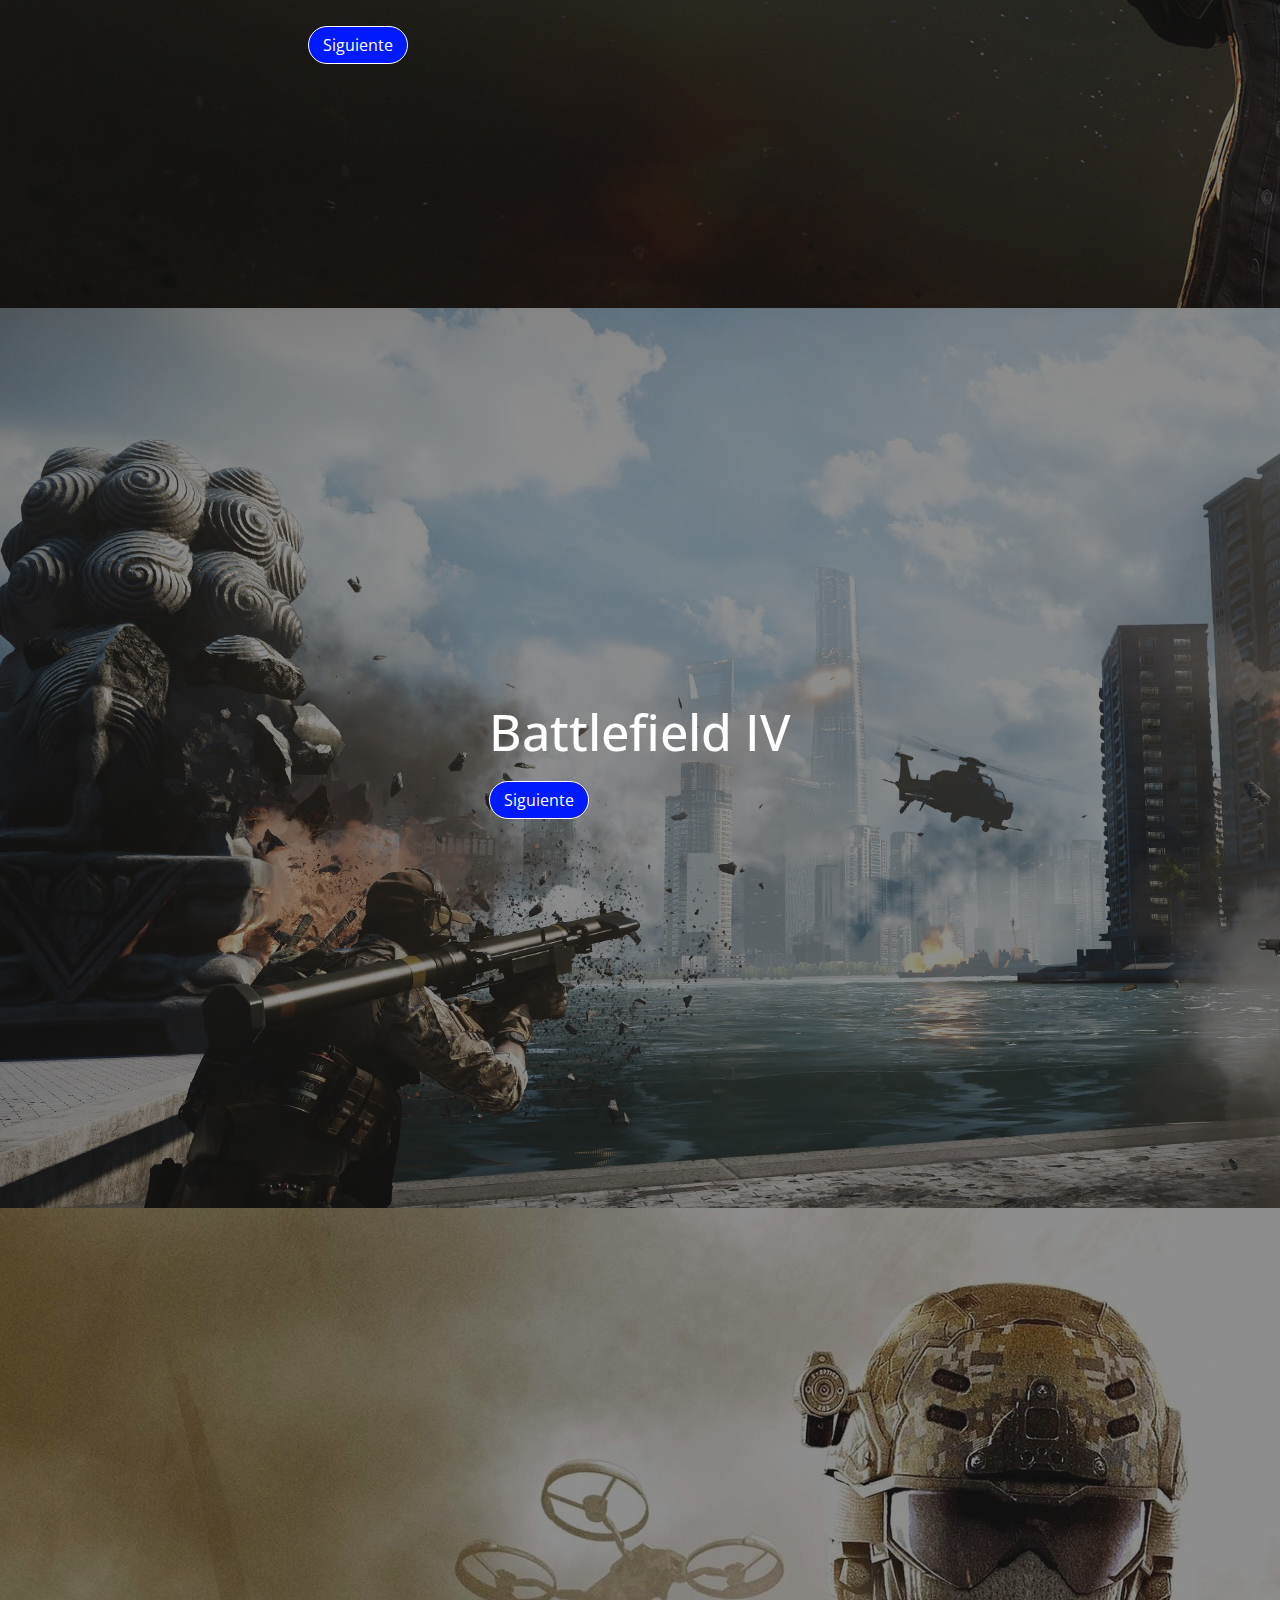
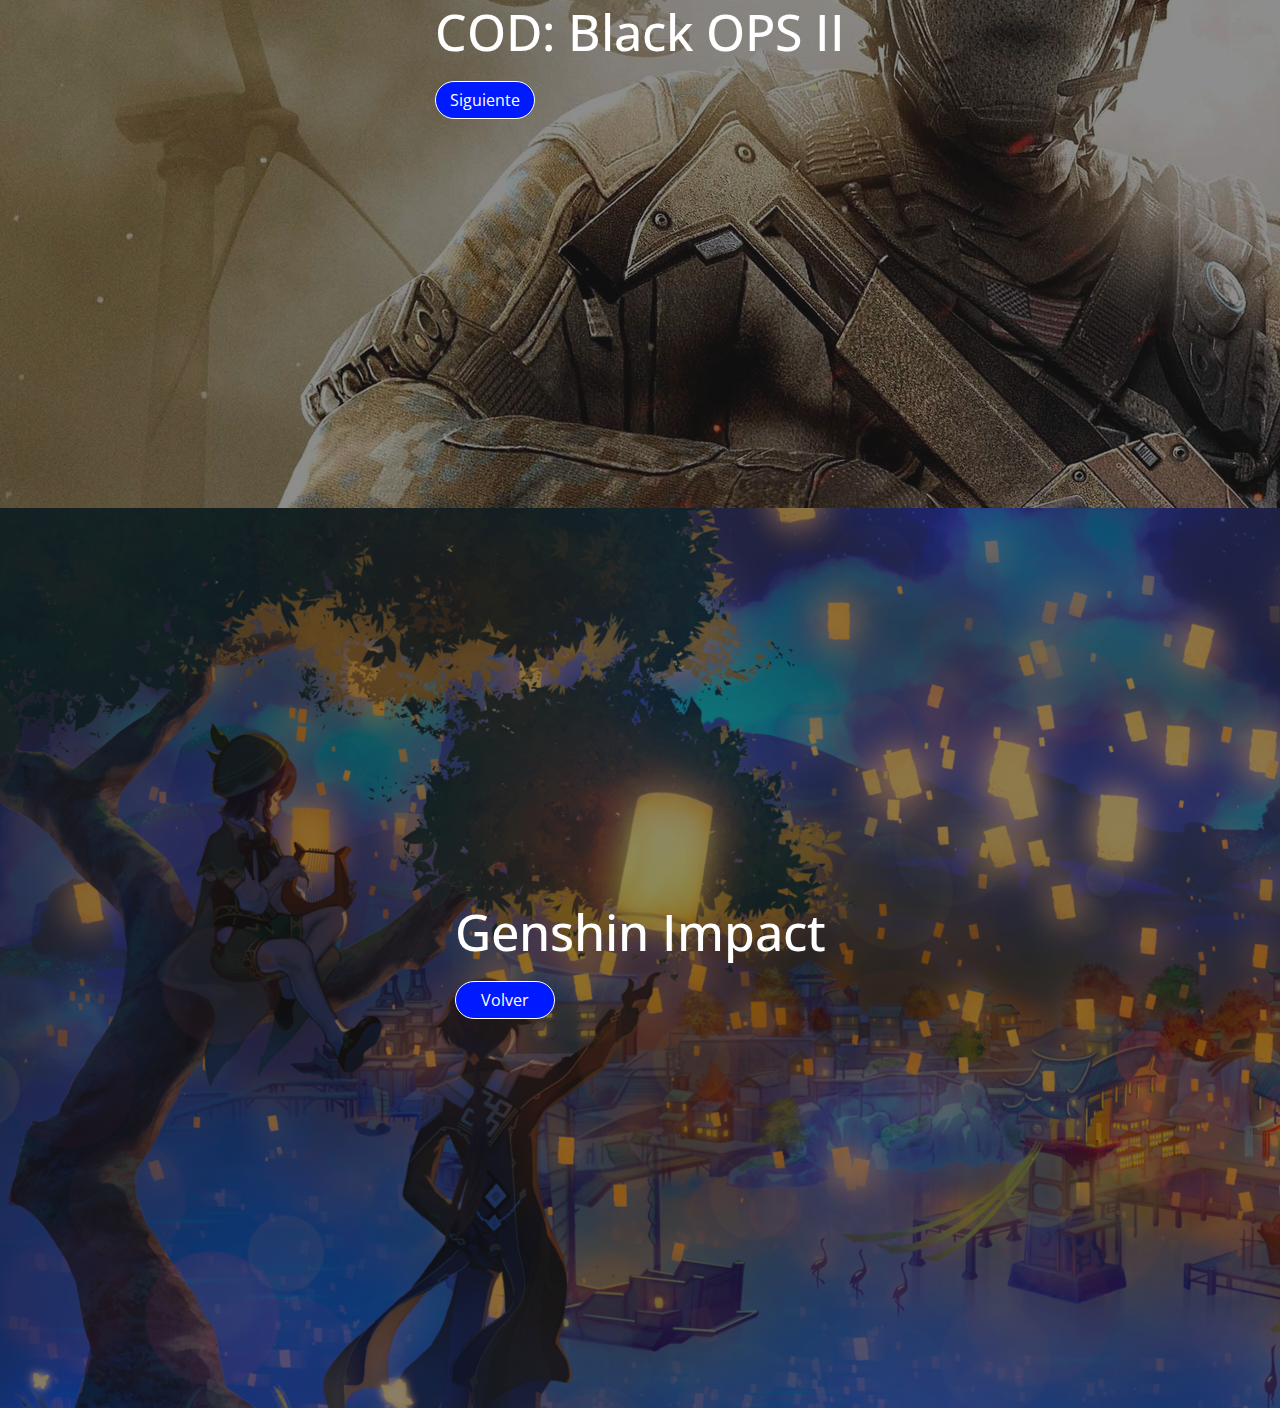
<file: Videojuegos.html>
<!DOCTYPE html>
<html lang="en">
<head>
    <meta charset="UTF-8">
    <meta name="viewport" content="width=device-width, initial-scale=1.0">
    <link rel="stylesheet" href="css/estilitos.css">
	<link href="https://fonts.googleapis.com/css2?family=Bebas+Neue&family=Open+Sans:wght@400;600&display=swap" rel="stylesheet"> 
    <title>Videojuegos</title>
</head>
<body>
    <header id="Inicio">
        <div class="contenedor">
            <h2 class="logotipo">Arturo Parra</h2>
            <nav>
                <a href="index.html">Inicio</a>
                <a href="Peliculas.html">Películas</a>
                <a href="Musica.html">Música</a>
                <a href="#" class="activo">Videojuegos</a>
                <a href="Series.html">Series</a>
                <a href="Formula1.html">Fórmula 1</a>
                <a href="info.html">Mi información</a>
            </nav>
        </div>
    </header>

    <section class="parallax" id="Section11">
        <div class="contenedor-texto">
            <h2>Fallout New Vegas</h2>
            <p>

            </p>
            <a href="#Section12">Siguiente</a>
        </div>
    </section>
    <section class="parallax" id="Section12">
        <div class="contenedor-texto">
            <h2>PUBG Mobile</h2>
            <p>

            </p>
            <a href="#Section13">Siguiente</a>
            <iframe width="560" height="315" src="https://www.youtube.com/embed/7G-QSvsjhL8" title="YouTube video player" frameborder="0" allow="accelerometer; autoplay; clipboard-write; encrypted-media; gyroscope; picture-in-picture" allowfullscreen></iframe>
        </div>
    </section>
    <section class="parallax" id="Section13">
        <div class="contenedor-texto">
            <h2>Battlefield IV</h2>
            <p>

            </p>
            <a href="#Section14">Siguiente</a>
        </div>
    </section>
    <section class="parallax" id="Section14">
        <div class="contenedor-texto">
            <h2>COD: Black OPS II</h2>
            <p>

            </p>
            <a href="#Section15">Siguiente</a>
            
        </div>
    </section>
    <section class="parallax" id="Section15">
        <div class="contenedor-texto">
        <h2>Genshin Impact</h2>
        <p>

        </p>
            <a href="#Inicio">Volver</a>
        </div>
    </section>
    
</body>
</html>
</file>
<file: css/estilitos.css>
:root {
	--rojo: #001aff;
	--fondo: #292929;
}

* {
	margin: 0;
	padding: 0;
	box-sizing: border-box;
}

html{
    scroll-behavior: smooth;
}

body {
	background: var(--fondo);
	font-family: 'Open Sans', sans-serif;
}

.contenedor {
	width: 90%;
	margin: auto;
}

header {
	padding: 30px 0;
}

header .contenedor {
	display: flex;
	justify-content: space-between;
	align-items: center;
}

header .logotipo {
	font-family: 'Bebas Neue', cursive;
	font-weight: normal;
	color: var(--rojo);
	font-size: 40px;
}

header nav a {
	color: #AAA;
	text-decoration: none;
	margin-right: 20px;
}

header nav a:hover,
header nav a.activo {
	color: #FFF;
}

/* ---- ----- ----- Paginas ----- ----- ----- */

section{
    width: 100%;
    margin: 0;
    height: 100vh;
    display: flex;
    justify-content: space-evenly;
    padding: 0;
    align-items: center;
    color: #FFF;
}

section h2{
    font-size: 50px;
    margin-bottom: 5px;
    font-weight: 500;
    text-align: center;
}

section h2:hover{
    color: #AAA;
}

section p{
    font-weight: 300;
    margin-bottom: 15px;
    font-size: 30px;
    text-align: center;
}

section img{
    height: 60%;
}

section a{
    display: inline-block;
    padding: 7px 0;
    color: #FFF;
    text-decoration: none;
    width: 100px;
    text-align: center;
    border: 1px solid #FFF;
    border-radius: 50px;
    background: #001aff;
    align-items: center;
}
section a:hover{
    background: #FFF;
    color: #001aff;
}

article{
    width: 100%;
    margin: 0;
    height: 100vh;
    justify-content: space-evenly;
    padding: 0;
    align-items: center;
    color: #FFF;
}

article h1{
    font-size: 60px;
    text-align: center;
    color: #FFF;
    padding-top: 70px;
}
article p{
    text-align: center;
    color: #FFF;
    padding-top: 50px;
    margin-left: 300px;
    margin-right: 300px;
    font-size: 30px;
}


/* ---- ----- ----- Clase Parallax ----- ----- ----- */

.parallax{
    background-position: center;
    background-size: cover;
    background-repeat: no-repeat;
    background-attachment: fixed;
}

/* ---- ----- ----- Fondos de secciones ----- ----- ----- */

#Section1{
    background: linear-gradient(rgba(29, 29, 29, 0.5) 0%, rgba(29, 29, 29,.50) 100%), url(../img/fondodoss.jpg);
}

#Section2{
    background: linear-gradient(rgba(29, 29, 29, 0.5) 0%, rgba(29, 29, 29,.50) 100%), url(../img/fondoford.jpg);
}

#Section3{
    background: linear-gradient(rgba(29, 29, 29, 0.5) 0%, rgba(29, 29, 29,.50) 100%), url(../img/fondostarwars.jpg);
}

#Section4{
    background: linear-gradient(rgba(29, 29, 29, 0.5) 0%, rgba(29, 29, 29,.50) 100%), url(../img/fondojurassic.jpg);
}

#Section5{
    background: linear-gradient(rgba(29, 29, 29, 0.5) 0%, rgba(29, 29, 29,.50) 100%), url(../img/fondomcfly.jpg);
}

#Section6{
    background: linear-gradient(rgba(29, 29, 29, 0.5) 0%, rgba(29, 29, 29,.50) 100%), url(../img/fondoTOP.png);
}

#Section7{
    background: linear-gradient(rgba(29, 29, 29, 0.5) 0%, rgba(29, 29, 29,.50) 100%), url(../img/fondotheweekend.png);
}

#Section8{
    background: linear-gradient(rgba(29, 29, 29, 0.5) 0%, rgba(29, 29, 29,.50) 100%), url(../img/fondopowfu.jpg);
}

#Section9{
    background: linear-gradient(rgba(29, 29, 29, 0.5) 0%, rgba(29, 29, 29,.50) 100%), url(../img/fondoimaginedragons.jpg);
}

#Section10{
    background: linear-gradient(rgba(29, 29, 29, 0.5) 0%, rgba(29, 29, 29,.50) 100%), url(../img/fondotrevor.jpg);
}

#Section11{
    background: linear-gradient(rgba(29, 29, 29, 0.5) 0%, rgba(29, 29, 29,.50) 100%), url(../img/fondofallout.jpg);
}

#Section12{
    background: linear-gradient(rgba(29, 29, 29, 0.5) 0%, rgba(29, 29, 29,.50) 100%), url(../img/fondopuyi.jpg);
}

#Section13{
    background: linear-gradient(rgba(29, 29, 29, 0.5) 0%, rgba(29, 29, 29,.50) 100%), url(../img/fondobattlefield.jpg);
}

#Section14{
    background: linear-gradient(rgba(29, 29, 29, 0.5) 0%, rgba(29, 29, 29,.50) 100%), url(../img/fondoCOD.jpg);
}

#Section15{
    background: linear-gradient(rgba(29, 29, 29, 0.5) 0%, rgba(29, 29, 29,.50) 100%), url(../img/fondogenshin.png);
}

#Section16{
    background: linear-gradient(rgba(29, 29, 29, 0.5) 0%, rgba(29, 29, 29,.50) 100%), url(../img/fondosciencebitch.jpg);
}

#Section17{
    background: linear-gradient(rgba(29, 29, 29, 0.5) 0%, rgba(29, 29, 29,.50) 100%), url(../img/fondodeku.png);
}

#Section18{
    background: linear-gradient(rgba(29, 29, 29, 0.5) 0%, rgba(29, 29, 29,.50) 100%), url(../img/fondodrugs.jpg);
}

#Section19{
    background: linear-gradient(rgba(29, 29, 29, 0.5) 0%, rgba(29, 29, 29,.50) 100%), url(../img/fondochicas.jpg);
}

#Section20{
    background: linear-gradient(rgba(29, 29, 29, 0.5) 0%, rgba(29, 29, 29,.50) 100%), url(../img/fondonarutin.jpg);
}

#Section21{
    background: linear-gradient(rgba(29, 29, 29, 0.5) 0%, rgba(29, 29, 29,.50) 100%), url(../img/fondof1.jpg);
}

#Section22{
    background: linear-gradient(rgba(29, 29, 29, 0.5) 0%, rgba(29, 29, 29,.50) 100%), url(../img/fondoverstappen.jpg);
}

#Section23{
    background: linear-gradient(rgba(29, 29, 29, 0.5) 0%, rgba(29, 29, 29,.50) 100%), url(../img/fondomax.jpg);
}

#Div1{
    background: linear-gradient(rgba(29, 29, 29, 0.5) 0%, rgba(29, 29, 29,.50) 100%), url(../img/fondogalaxy\ \(1\).jpg);
}
</file>
